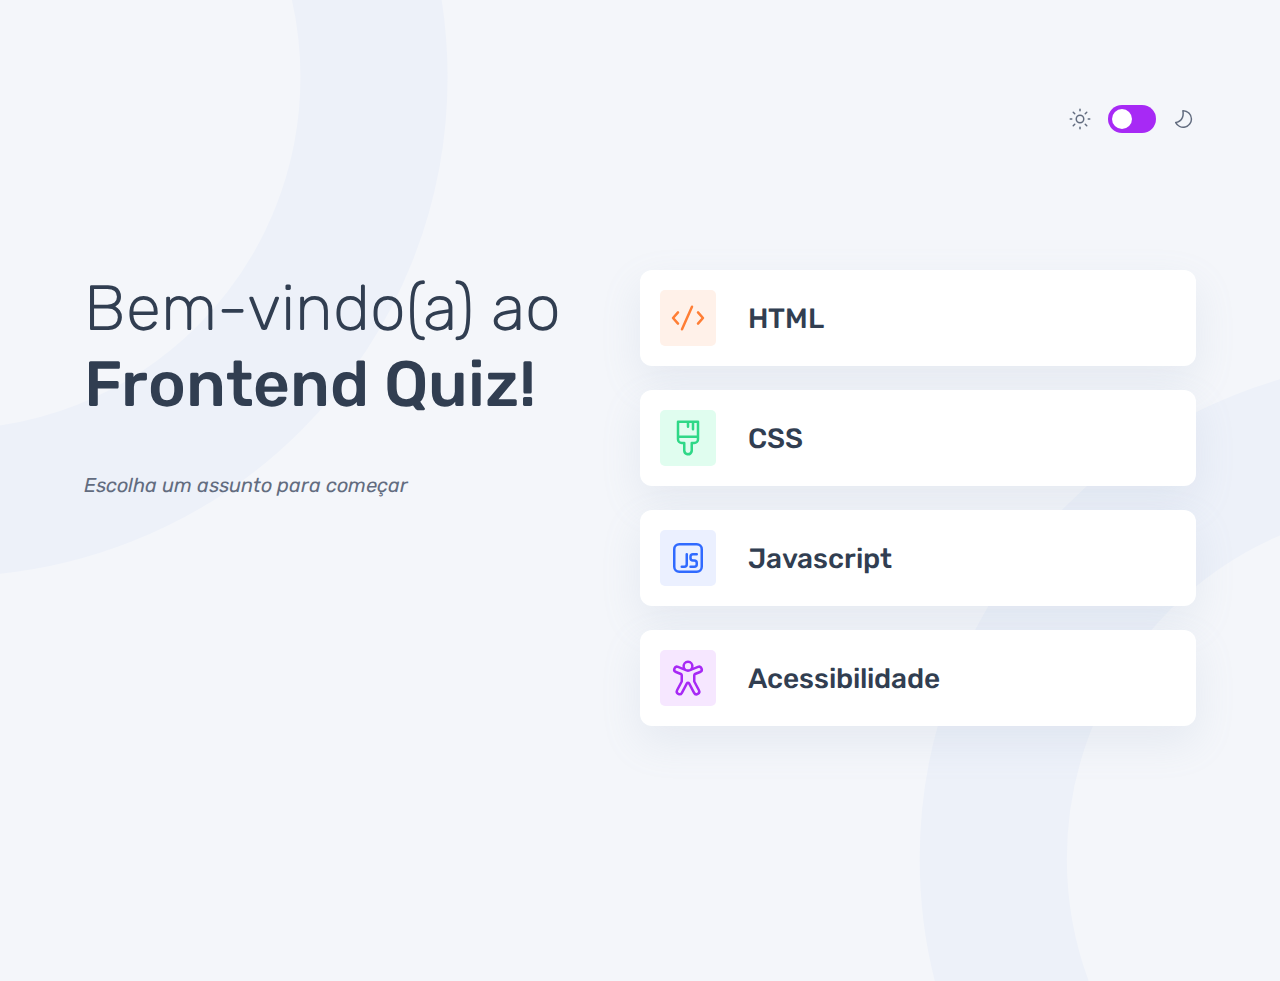
<file: quiz_app/quizapp/index.html>
<!DOCTYPE html>
<html lang="pt-BR">
<head>
    <meta charset="UTF-8">
    <meta name="viewport" content="width=device-width, initial-scale=1.0">
    <link rel="preconnect" href="https://fonts.googleapis.com">
    <link rel="preconnect" href="https://fonts.gstatic.com" crossorigin>
    <link href="https://fonts.googleapis.com/css2?family=Rubik:ital,wght@0,300..900;1,300..900&display=swap" rel="stylesheet">
    <link rel="stylesheet" href="style.css">
    <script src="script.js" type="module" defer></script>
    <title>Quiz app</title>
</head>
<body>
    <header>
        <div class="tema">
            <img src="assets/images/icon-sun-dark.svg" alt="icone do sol">

            <button>
                <div></div>
            </button>

            <img src="assets/images/icon-moon-dark.svg" alt="icone da lua">
        </div>
    </header>

    <main>
        <section class="boas_vindas">
            <h1>Bem-vindo(a) ao <br> 
                <strong>Frontend Quiz!</strong>
            </h1>

            <p>Escolha um assunto para começar</p>
        </section>

        <section class="assuntos">
            <button class="botao_html">
                <div>
                    <img src="assets/images/icon-html.svg" alt="icone do HTML">
                </div>
                <span>HTML</span>
            </button>

            <button class="botao_css">
                <div>
                    <img src="assets/images/icon-css.svg" alt="icone do CSS">
                </div>
                <span>CSS</span>
            </button>

            <button class="botao_Javascript">
                <div>
                    <img src="assets/images/icon-javascript.svg" alt="icone do Javascript">
                </div>
                <span>Javascript</span>
            </button>

            <button class="botao_Acessibilidade">
                <div>
                    <img src="assets/images/icon-acessibilidade.svg" alt="icone da Acessibilidade">
                </div>
                <span>Acessibilidade</span>
            </button>
        </section>
    </main>
</body>
</html>
</file>
<file: quiz_app/quizapp/style.css>
*{
    margin: 0;
    padding: 0;
    box-sizing: border-box;
    font-family: "Rubik", sans-serif;
    -webkit-font-smoothing: antialiased;
}

:root {
    --bg-color:#f4f6fa;
    --purple: #a729f5;
    --primary-text-color:#313e51;
    --secundary-text-color: #626c7f;
    --button-bg:#fff;
    --shadow: 0px 16px 40px 0px rgba(143, 160, 193, 0.14);
    --bg-html:#fff1e9;
    --bg-css:#e0fdef;
    --bg-Javascript:#ebf0ff;
    --bg-Acessibilidade:#f6e7ff;
    --white: #fff;
    --bg-mobile: url(assets/images/pattern-background-mobile-light.svg);
    --bg-desktop: url(assets/images/pattern-background-desktop-light.svg);
}

body.escuro{
    --bg-color:#313e51;
    --bg-mobile: url(assets/images/pattern-background-mobile-dark.svg);
    --bg-desktop: url(assets/images/pattern-background-desktop-dark.svg);
    --primary-text-color:#fff;
    --secundary-text-color: #abc1e1;
    --button-bg:#3b4d66;
    --shadow: 0px 16px 40px 0px rgba(49, 62, 81, 0.14);
}

body{
    height: 100svh;
    background: var(--bg-mobile) var(--bg-color);
    background-repeat: no-repeat;
    background-size: cover;
}

header{
    padding: 16px 24px;
    display: flex;
    justify-content: flex-end;
    max-width: 1160px;
    margin-inline: auto;
}

.tema{
    padding: 8px 0;
    display: flex;
    align-items: center;
    gap: 8px;
}

.tema img{
    width: 16px;
}

.tema button{
    height:20px ;
    width:32px;
    background: var(--purple);
    border: 0;
    border-radius: 999px;
    padding: 4px;   
    display: flex;
    cursor: pointer;
}

.tema button div{
    background: var(--white);
    width: 12px;
    height: 12px;
    border-radius: 999px;
}

main{
    padding: 32px 24px;
}

.boas_vindas{
    margin-bottom: 40px;
}

.boas_vindas h1{
    font-size: 40px;
    font-weight: 300;
    color: var(--primary-text-color);
    margin-bottom: 16px;
}

.boas_vindas h1 strong{
    font-weight: 500;
}

.boas_vindas p{
    color: var(--secundary-text-color);
    font-size: 14px;
    line-height: 150%;
    font-style: italic;
}

.assuntos{
    display: flex;
    flex-direction: column;
    gap: 12px;
}

.assuntos button{
    border: none;
    background: var(--button-bg);
    display: flex;
    align-items: center;
    gap: 16px;
    padding: 12px;
    border-radius: 12px;
    box-shadow: var(--shadow);
    font-size: 18px;
    font-weight: 500;
    color: var(--primary-text-color);
    cursor: pointer;
}

.assuntos button div{
    width: 40px;
    height: 40px;
    padding: 5px;
    border-radius: 5px;
}

.assuntos button img{
    width: 100%;
}

.botao_html div{
    background: var(--bg-html);
}

.botao_css div{
    background: var(--bg-css);
}
.botao_Javascript div{
    background: var(--bg-Javascript);
}
.botao_Acessibilidade div{
    background: var(--bg-Acessibilidade);
}

.alternativas input{
    display: none;
}

@media(min-width: 1100px){
    body{
        background: var(--bg-desktop) var(--bg-color);
        background-size: cover;
        background-repeat: no-repeat;
    }

    header{
        margin-block: 81px;
    }

    .tema{
        gap: 16px;
    }

    .tema img{
        width: 24px;
    }

    .tema button{
        width: 48px;
        height: 28px;
    }

    .tema button div{
        width: 20px;
        height: 20px;
    }

    main{
        display: flex;
        max-width: 1160px;
        margin-inline: auto;
    }

    section{
        width: 100%;

    }

    .boas_vindas h1{
        font-size: 64px;
        margin-bottom: 48px;
    }

    .boas_vindas p{
        font-size: 20px;
    }

    .assuntos{
        gap: 24px;
    }

    .assuntos button{
        font-size: 28px;
        padding: 20px;
        gap: 32px;
    }

    .assuntos button div{
        width: 56px;
        height: 56px;
        padding: 8px;
    }
}
</file>
